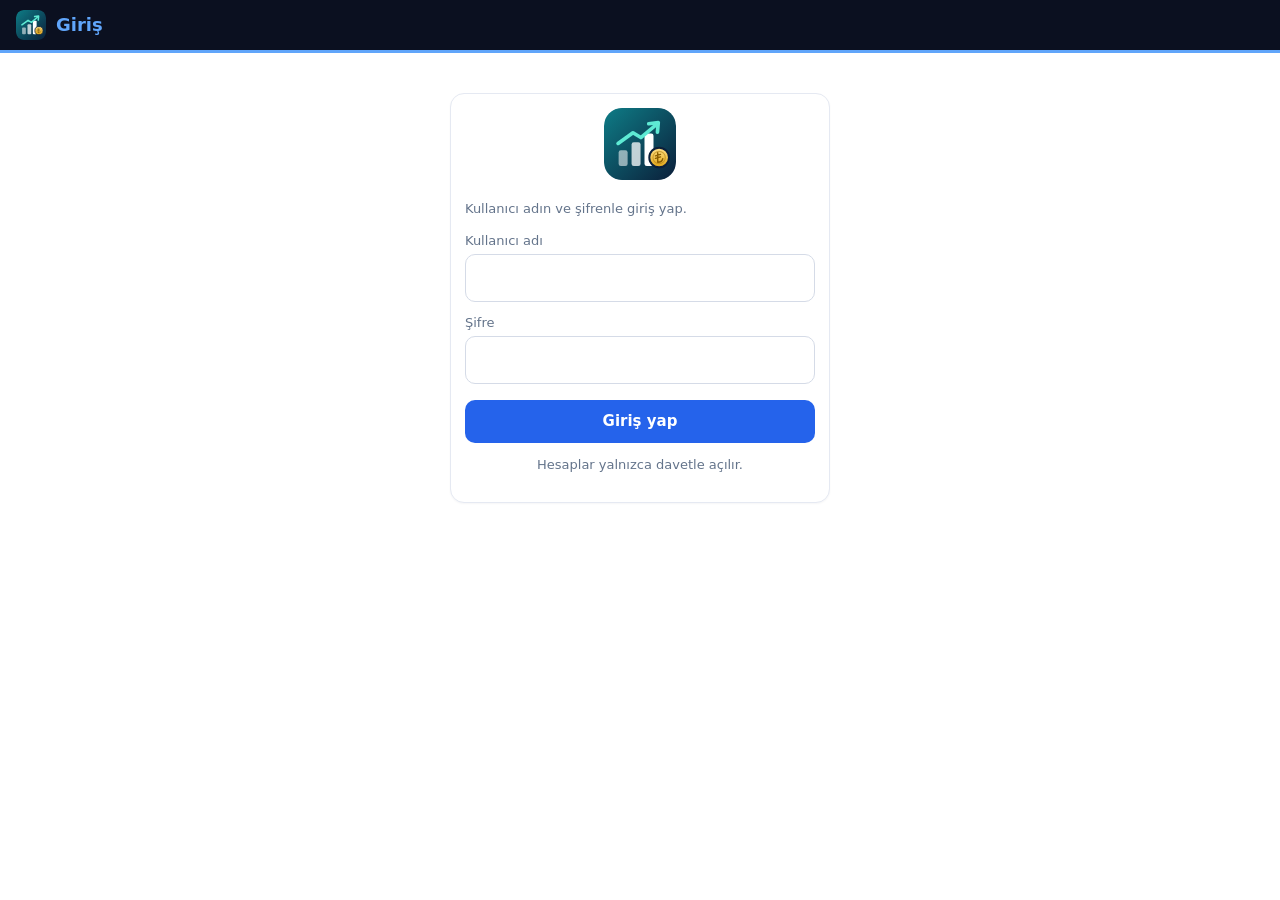
<file: index.html>
<!doctype html>
<html lang="tr">
<head>
<meta charset="utf-8">
<meta name="viewport" content="width=device-width,initial-scale=1,viewport-fit=cover">
<title>Muhasebe</title>
<meta name="theme-color" content="#0b1020">
<meta name="color-scheme" content="light">
<meta name="robots" content="noindex">
<link rel="icon" href="icon.svg" type="image/svg+xml">
<link rel="apple-touch-icon" href="icon-180.png">
<link rel="manifest" href="manifest.webmanifest">
<link rel="stylesheet" href="style.css?v=202611201846">
</head>
<body data-page="ana">
<header class="top">
  <div class="brand"><img src="icon.svg" alt=""><span id="title">Ana Sayfa</span><span id="sync" class="sync" title="Senkron durumu"></span></div>
  <div class="topbtns">
    <button class="iconbtn" id="saveBtn" title="Kaydet ve eşitle" aria-label="Kaydet ve eşitle"></button>
    <button class="iconbtn" id="bellBtn" title="Duyurular" aria-label="Duyurular"></button>
    <button class="iconbtn" id="gearBtn" data-tab="ayar" title="Ayarlar" aria-label="Ayarlar"></button>
  </div>
</header>
<main id="view"></main>
<div id="fabWrap"></div>
<nav class="tabs" id="tabs"></nav>
<div id="toast" class="toast"></div>
<dialog id="dlg"><div id="dlgBody"></div></dialog>
<script src="app.js?v=202611201846"></script>
</body>
</html>
</file>
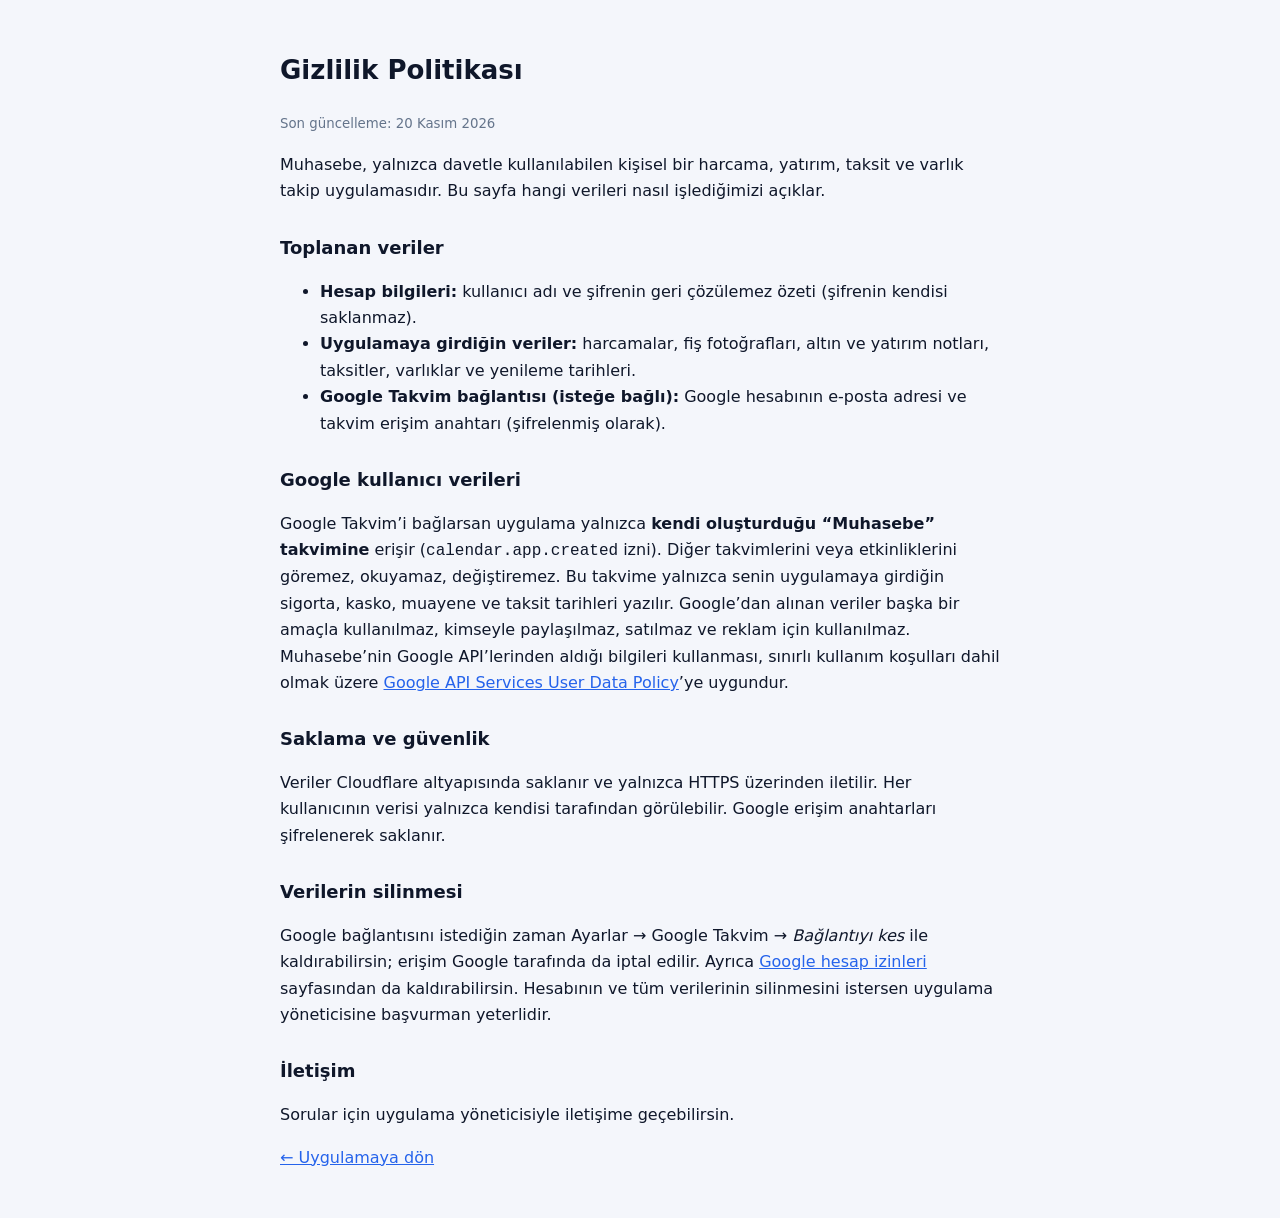
<file: gizlilik.html>
<!doctype html><html lang="tr"><head><meta charset="utf-8"><meta name="viewport" content="width=device-width,initial-scale=1"><title>Gizlilik Politikası · Muhasebe</title>
<link rel="icon" href="icon.svg" type="image/svg+xml"><style>:root{--bg:#f4f6fb;--fg:#0f172a;--muted:#64748b}@media (prefers-color-scheme:dark){:root{--bg:#0b1020;--fg:#e2e8f0;--muted:#94a3b8}}
body{margin:0;background:var(--bg);color:var(--fg);font:16px/1.65 system-ui,"Segoe UI",sans-serif}main{max-width:720px;margin:0 auto;padding:32px 16px}h1{font-size:26px}h2{font-size:18px;margin-top:28px}p,li{color:var(--fg)}small{color:var(--muted)}a{color:#2563eb}</style></head>
<body><main><h1>Gizlilik Politikası</h1><small>Son güncelleme: 20 Kasım 2026</small>
<p>Muhasebe, yalnızca davetle kullanılabilen kişisel bir harcama, yatırım, taksit ve varlık takip uygulamasıdır. Bu sayfa hangi verileri nasıl işlediğimizi açıklar.</p>
<h2>Toplanan veriler</h2><ul><li><b>Hesap bilgileri:</b> kullanıcı adı ve şifrenin geri çözülemez özeti (şifrenin kendisi saklanmaz).</li><li><b>Uygulamaya girdiğin veriler:</b> harcamalar, fiş fotoğrafları, altın ve yatırım notları, taksitler, varlıklar ve yenileme tarihleri.</li><li><b>Google Takvim bağlantısı (isteğe bağlı):</b> Google hesabının e-posta adresi ve takvim erişim anahtarı (şifrelenmiş olarak).</li></ul>
<h2>Google kullanıcı verileri</h2><p>Google Takvim’i bağlarsan uygulama yalnızca <b>kendi oluşturduğu “Muhasebe” takvimine</b> erişir (<code>calendar.app.created</code> izni). Diğer takvimlerini veya etkinliklerini göremez, okuyamaz, değiştiremez. Bu takvime yalnızca senin uygulamaya girdiğin sigorta, kasko, muayene ve taksit tarihleri yazılır. Google’dan alınan veriler başka bir amaçla kullanılmaz, kimseyle paylaşılmaz, satılmaz ve reklam için kullanılmaz. Muhasebe’nin Google API’lerinden aldığı bilgileri kullanması, sınırlı kullanım koşulları dahil olmak üzere <a href="https://developers.google.com/terms/api-services-user-data-policy">Google API Services User Data Policy</a>’ye uygundur.</p>
<h2>Saklama ve güvenlik</h2><p>Veriler Cloudflare altyapısında saklanır ve yalnızca HTTPS üzerinden iletilir. Her kullanıcının verisi yalnızca kendisi tarafından görülebilir. Google erişim anahtarları şifrelenerek saklanır.</p>
<h2>Verilerin silinmesi</h2><p>Google bağlantısını istediğin zaman Ayarlar → Google Takvim → <i>Bağlantıyı kes</i> ile kaldırabilirsin; erişim Google tarafında da iptal edilir. Ayrıca <a href="https://myaccount.google.com/permissions">Google hesap izinleri</a> sayfasından da kaldırabilirsin. Hesabının ve tüm verilerinin silinmesini istersen uygulama yöneticisine başvurman yeterlidir.</p>
<h2>İletişim</h2><p>Sorular için uygulama yöneticisiyle iletişime geçebilirsin.</p>
<p><a href="./">← Uygulamaya dön</a></p></main></body></html>
</file>
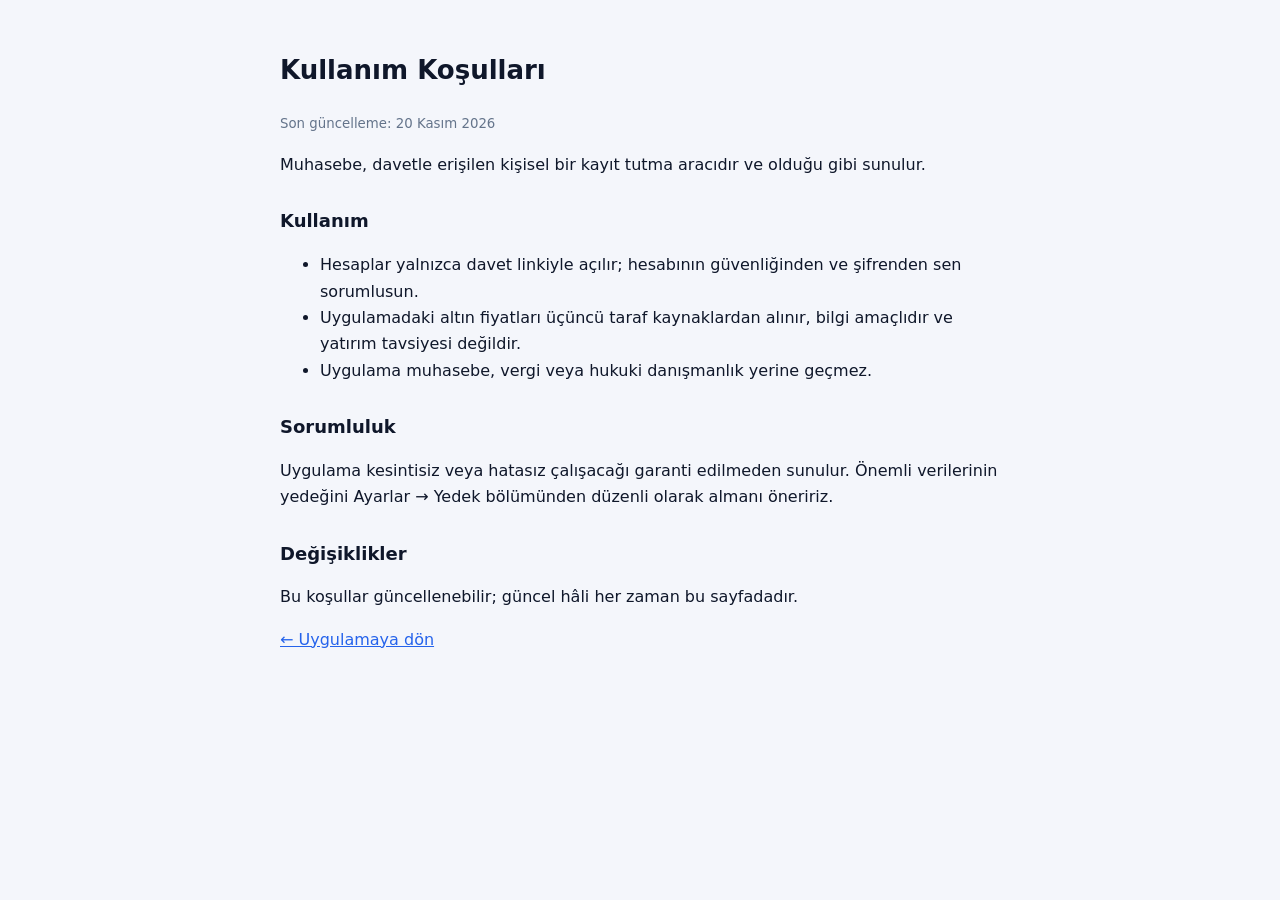
<file: kosullar.html>
<!doctype html><html lang="tr"><head><meta charset="utf-8"><meta name="viewport" content="width=device-width,initial-scale=1"><title>Kullanım Koşulları · Muhasebe</title>
<link rel="icon" href="icon.svg" type="image/svg+xml"><style>:root{--bg:#f4f6fb;--fg:#0f172a;--muted:#64748b}@media (prefers-color-scheme:dark){:root{--bg:#0b1020;--fg:#e2e8f0;--muted:#94a3b8}}
body{margin:0;background:var(--bg);color:var(--fg);font:16px/1.65 system-ui,"Segoe UI",sans-serif}main{max-width:720px;margin:0 auto;padding:32px 16px}h1{font-size:26px}h2{font-size:18px;margin-top:28px}p,li{color:var(--fg)}small{color:var(--muted)}a{color:#2563eb}</style></head>
<body><main><h1>Kullanım Koşulları</h1><small>Son güncelleme: 20 Kasım 2026</small>
<p>Muhasebe, davetle erişilen kişisel bir kayıt tutma aracıdır ve olduğu gibi sunulur.</p>
<h2>Kullanım</h2><ul><li>Hesaplar yalnızca davet linkiyle açılır; hesabının güvenliğinden ve şifrenden sen sorumlusun.</li><li>Uygulamadaki altın fiyatları üçüncü taraf kaynaklardan alınır, bilgi amaçlıdır ve yatırım tavsiyesi değildir.</li><li>Uygulama muhasebe, vergi veya hukuki danışmanlık yerine geçmez.</li></ul>
<h2>Sorumluluk</h2><p>Uygulama kesintisiz veya hatasız çalışacağı garanti edilmeden sunulur. Önemli verilerinin yedeğini Ayarlar → Yedek bölümünden düzenli olarak almanı öneririz.</p>
<h2>Değişiklikler</h2><p>Bu koşullar güncellenebilir; güncel hâli her zaman bu sayfadadır.</p>
<p><a href="./">← Uygulamaya dön</a></p></main></body></html>
</file>
<file: style.css>
/* İçerik her zaman açık (beyaz) zeminde; üst ve alt menü koyu lacivert */
:root{
  color-scheme: light;
  --bg:#ffffff;--soft:#f4f6fb;--card:#fff;--fg:#0f172a;--muted:#64748b;--line:#e5e9f2;
  --acc:#2563eb;--in:#16a34a;--out:#dc2626;--tr:#7c3aed;--chip:#eef2ff;
  --chrome:#0b1020;--chrome2:#151c30;--chrome-fg:#e2e8f0;--chrome-muted:#94a3b8;
  /* Menü renkleri — içerik (koyu ton) ve koyu menü (parlak ton) için */
  --c-ana:#2563eb;--c-harcama:#ea580c;--c-gelirgider:#0891b2;--c-yatirim:#b7860b;--c-taksit:#7c3aed;--c-varlik:#0d9488;--c-ayar:#475569;--c-yonetim:#be123c;
  --b-ana:#60a5fa;--b-harcama:#fb923c;--b-gelirgider:#22d3ee;--b-yatirim:#f2c94c;--b-taksit:#a78bfa;--b-varlik:#2dd4bf;--b-ayar:#fbbf24;--b-yonetim:#fb7185;
  --gold:#b7860b;--usd:#15803d;--eur:#8b5a2b;--gbp:#1d4ed8;--chf:#dc2626;--fx:#0f766e;
  --sec:var(--c-ana);--secb:var(--b-ana);
}
body[data-page="ana"]{--sec:var(--c-ana);--secb:var(--b-ana)}
body[data-page="harcama"]{--sec:var(--c-harcama);--secb:var(--b-harcama)}
body[data-page="gelirgider"]{--sec:var(--c-gelirgider);--secb:var(--b-gelirgider)}
body[data-page="yatirim"]{--sec:var(--c-yatirim);--secb:var(--b-yatirim)}
body[data-page="taksit"]{--sec:var(--c-taksit);--secb:var(--b-taksit)}
body[data-page="varlik"]{--sec:var(--c-varlik);--secb:var(--b-varlik)}
body[data-page="ayar"]{--sec:var(--c-ayar);--secb:var(--b-ayar)}
body[data-page="yonetim"]{--sec:var(--c-yonetim);--secb:var(--b-yonetim)}

*{box-sizing:border-box}
html,body{margin:0}
body{background:var(--bg);color:var(--fg);font:15px/1.45 system-ui,"Segoe UI",Roboto,sans-serif;
  padding-bottom:calc(84px + env(safe-area-inset-bottom))}
button,input,select,textarea{font:inherit;color:inherit}
svg.i{width:1.25em;height:1.25em;fill:none;stroke:currentColor;stroke-width:2;stroke-linecap:round;stroke-linejoin:round;flex:none;vertical-align:-.2em}

/* Üst menü (koyu) */
.top{position:sticky;top:0;z-index:5;background:var(--chrome);color:var(--chrome-fg);display:flex;align-items:center;justify-content:space-between;gap:8px;
  padding:calc(10px + env(safe-area-inset-top)) 12px 10px 16px;border-bottom:3px solid var(--secb);transition:border-color .2s}
.brand{font-weight:700;font-size:18px;display:flex;align-items:center;gap:10px;min-width:0}
.brand img{width:30px;height:30px;border-radius:8px;flex:none}
#title{color:var(--secb);transition:color .2s;white-space:nowrap;overflow:hidden;text-overflow:ellipsis}
.sync{width:9px;height:9px;border-radius:50%;background:var(--chrome-muted);display:inline-block;flex:none}
.sync.ok{background:#4ade80}.sync.busy{background:#f59e0b}.sync.err{background:#f87171}
.topbtns{display:flex;gap:6px;align-items:center;flex:none}
.iconbtn{position:relative;border:0;background:var(--chrome2);color:var(--chrome-fg);height:38px;min-width:38px;padding:0 10px;border-radius:10px;cursor:pointer;
  display:inline-flex;align-items:center;justify-content:center;gap:6px;font-size:14px;font-weight:600}
.iconbtn:hover{filter:brightness(1.25)}
#gearBtn{color:#fbbf24;background:linear-gradient(135deg,#3b2f0b,#1f2a44)}
#gearBtn svg{transition:transform .4s}#gearBtn:hover svg{transform:rotate(60deg)}
#bellBtn{color:#fde68a}
.badge{position:absolute;top:-4px;right:-4px;min-width:18px;height:18px;padding:0 5px;border-radius:9px;background:#ef4444;color:#fff;font-size:11px;font-weight:700;display:grid;place-items:center;border:2px solid var(--chrome)}
.badge[hidden]{display:none}
#saveBtn .lbl{display:none}
#saveBtn.pending{background:#f59e0b;color:#1f1300}#saveBtn.pending .lbl{display:inline}
#saveBtn.ok{color:#4ade80}
#saveBtn.busy svg{animation:spin 1s linear infinite}
@keyframes spin{to{transform:rotate(360deg)}}

/* İçerik */
main{max-width:760px;margin:0 auto;padding:16px}
h2{font-size:13px;text-transform:uppercase;letter-spacing:.06em;color:var(--sec);margin:24px 0 8px;padding-left:9px;border-left:3px solid var(--sec);line-height:1.2}
h2:first-child{margin-top:4px}
.subhead{margin:8px 0 2px;font-weight:700;font-size:13px}.subhead.gold{color:var(--gold)}.subhead.fx{color:var(--usd)}
.up{color:var(--in);font-weight:600}.down{color:var(--out);font-weight:600}
.card{background:var(--card);border:1px solid var(--line);border-radius:14px;padding:14px;box-shadow:0 1px 2px rgba(15,23,42,.04)}
.row{display:flex;justify-content:space-between;align-items:center;gap:10px;flex-wrap:wrap}
.list{background:var(--card);border:1px solid var(--line);border-radius:14px;overflow:hidden;box-shadow:0 1px 2px rgba(15,23,42,.04)}
.item{display:flex;gap:12px;align-items:center;padding:11px 14px;border-top:1px solid var(--line);cursor:pointer}
.item:hover{background:#fafbff}
.item:first-child{border-top:0}
.item .ic{width:36px;height:36px;border-radius:10px;display:grid;place-items:center;font-weight:700;flex:none;background:var(--chip);color:var(--sec)}
.item .ic svg.i{width:20px;height:20px}
.item .t{flex:1;min-width:0}.item .t b{display:block;white-space:nowrap;overflow:hidden;text-overflow:ellipsis;font-weight:600}
.item .t small{color:var(--muted)}
.amt{font-weight:700;white-space:nowrap}
.gelir{color:var(--in)}.gider{color:var(--out)}.transfer{color:var(--tr)}
.ic.gelir{background:#dcfce7;color:var(--in)}.ic.gider{background:#fee2e2;color:var(--out)}.ic.transfer{background:#ede9fe;color:var(--tr)}
.day{font-size:12px;color:var(--muted);padding:8px 14px;background:var(--soft);border-top:1px solid var(--line)}
.day:first-child{border-top:0}
.empty{color:var(--muted);text-align:center;padding:24px}
label{display:block;font-size:13px;color:var(--muted);margin:12px 0 4px}
/* 16px: iPhone 16px'ten küçük kutulara dokununca ekranı yakınlaştırıp kaydırıyor */
input,select,textarea{font-size:16px;width:100%;padding:11px 12px;border:1px solid #d5dbe7;border-radius:10px;background:#fff;color:var(--fg)}
input:focus,select:focus,textarea:focus{outline:2px solid color-mix(in srgb,var(--sec) 40%,transparent);border-color:var(--sec)}
select{appearance:none;-webkit-appearance:none;padding-right:36px;cursor:pointer;
  background:#fff url("data:image/svg+xml,%3Csvg xmlns='http://www.w3.org/2000/svg' width='12' height='8' viewBox='0 0 12 8'%3E%3Cpath d='M1 1l5 5 5-5' fill='none' stroke='%2364748b' stroke-width='2' stroke-linecap='round'/%3E%3C/svg%3E") no-repeat right 14px center}
select option{color:#0f172a;background:#fff}
input[type=file]{padding:8px}
input[type=checkbox]{width:auto}
.big{font-size:26px;font-weight:700}
.two{display:grid;grid-template-columns:1fr 1fr;gap:10px}
.btn{border:0;border-radius:10px;padding:11px 16px;background:var(--sec);color:#fff;font-weight:600;cursor:pointer;display:inline-flex;align-items:center;justify-content:center;gap:6px;text-decoration:none}
.btn:hover{filter:brightness(1.08)}
.btn.ghost{background:var(--soft);color:var(--fg);border:1px solid var(--line)}
.btn.danger{background:var(--out)}
.btn.sm{padding:5px 10px;font-size:13px}
.btn.block{width:100%;margin-top:16px}
.btn:disabled{opacity:.5;cursor:not-allowed}
.btns{display:flex;gap:8px;flex-wrap:wrap;margin-top:12px}
.seg{display:inline-flex;background:var(--soft);border:1px solid var(--line);border-radius:10px;padding:3px}
.seg button{border:0;background:none;padding:7px 12px;border-radius:8px;cursor:pointer;color:var(--muted);font-weight:600}
.seg button.on{background:#fff;color:var(--sec);box-shadow:0 1px 3px rgba(0,0,0,.12)}
.seg.wide{display:flex;width:100%}.seg.wide button{flex:1}
.bar{height:6px;background:var(--chip);border-radius:3px;margin-top:4px;overflow:hidden}
.bar i{display:block;height:100%;background:currentColor}
.kv{display:flex;justify-content:space-between;gap:8px;padding:6px 0;border-top:1px solid var(--line)}
.kv:first-child{border-top:0}
.kv.mkt{align-items:center;font-size:14px}.kv.mkt .r{text-align:right;white-space:nowrap;font-variant-numeric:tabular-nums}.kv.mkt small{font-size:12px}
.muted{color:var(--muted);font-size:13px}
.tiles{display:grid;grid-template-columns:1fr 1fr;gap:10px}
.tile{background:var(--card);border:1px solid var(--line);border-radius:14px;padding:14px;cursor:pointer;text-align:left;box-shadow:0 1px 2px rgba(15,23,42,.04)}
.tile:hover{border-color:#cfd6e4}
.tile .h{font-weight:600;display:flex;gap:8px;align-items:center;color:var(--fg)}
.tile .h svg.i{width:20px;height:20px}
.tile .v{font-size:18px;font-weight:700;margin-top:8px}
.tile .s{color:var(--muted);font-size:12px}
.tile[data-tab="harcama"] .h svg{color:var(--c-harcama)}.tile[data-tab="yatirim"] .h svg{color:var(--c-yatirim)}
.tile[data-tab="taksit"] .h svg{color:var(--c-taksit)}.tile[data-tab="varlik"] .h svg{color:var(--c-varlik)}.tile[data-tab="gelirgider"] .h svg{color:var(--c-gelirgider)}
.pill{display:inline-block;font-size:11px;padding:2px 8px;border-radius:99px;background:var(--chip);color:var(--muted);margin-left:6px;font-weight:600;vertical-align:1px}
.pill.warn{background:#fef3c7;color:#92400e}.pill.bad{background:#fee2e2;color:#991b1b}.pill.good{background:#dcfce7;color:#166534}.pill.info{background:#e0f2fe;color:#075985}
.note{white-space:pre-wrap}
.chk{width:auto;margin-right:6px}
a{color:var(--acc)}

/* Ay seçici */
.monthnav{display:inline-flex;align-items:center;gap:4px;background:var(--soft);border:1px solid var(--line);border-radius:12px;padding:3px}
.monthnav button{border:0;background:none;width:34px;height:34px;border-radius:9px;cursor:pointer;color:var(--fg);font-size:18px;display:grid;place-items:center}
.monthnav button:hover{background:#fff}
.monthnav .m{position:relative;min-width:128px;text-align:center;font-weight:700;color:var(--sec);cursor:pointer;padding:6px 4px;border-radius:9px}
.monthnav .m:hover{background:#fff}
.monthnav .m input{position:absolute;inset:0;opacity:0;cursor:pointer;width:100%;padding:0;border:0}

/* Alt menü (koyu) */
.tabs{position:fixed;bottom:0;left:0;right:0;display:flex;background:var(--chrome);border-top:1px solid #1f2942;
  padding-bottom:env(safe-area-inset-bottom);z-index:5}
.tabs button{flex:1;min-width:0;border:0;background:none;padding:9px 2px 10px;font-size:10.5px;color:var(--chrome-muted);cursor:pointer;display:flex;flex-direction:column;align-items:center;gap:3px;white-space:nowrap}
.tabs button svg.i{width:22px;height:22px}
.tabs button.on{color:var(--secb);font-weight:700}
.tabs button.on svg.i{transform:translateY(-1px)}

/* Yazılı ekle düğmesi */
.fab{position:fixed;right:16px;bottom:calc(84px + env(safe-area-inset-bottom));height:52px;padding:0 20px 0 16px;border-radius:26px;
  border:0;background:var(--sec);color:#fff;font-size:15px;font-weight:700;box-shadow:0 8px 22px rgba(15,23,42,.28);cursor:pointer;z-index:6;
  display:inline-flex;align-items:center;gap:8px}
.fab svg.i{width:22px;height:22px;stroke-width:2.6}
.fab:hover{filter:brightness(1.08)}

.toast{position:fixed;left:50%;bottom:150px;transform:translateX(-50%);background:#0f172a;color:#fff;padding:10px 16px;border-radius:10px;
  opacity:0;pointer-events:none;transition:.2s;max-width:90vw;z-index:9}
.toast.show{opacity:1}
dialog{border:0;border-radius:16px;padding:0;width:min(560px,94vw);max-height:90vh;background:#fff;color:var(--fg);box-shadow:0 20px 50px rgba(0,0,0,.3)}
dialog::backdrop{background:rgba(11,16,32,.55)}
#dlgBody{padding:18px}
#dlgBody h3{margin:0;color:var(--sec)}
#dlgBody img{max-width:100%;border-radius:8px;display:block}
.chooser{display:grid;gap:10px;margin-top:12px}
.chooser button{display:flex;align-items:center;gap:12px;padding:14px;border:1px solid var(--line);border-radius:12px;background:#fff;cursor:pointer;text-align:left;font-weight:600}
.chooser button:hover{background:var(--soft)}
.chooser button svg.i{width:24px;height:24px}
.ann{border-left:4px solid var(--acc);padding:10px 12px;background:var(--soft);border-radius:8px;margin-top:10px}
.ann.onemli{border-color:var(--out)}.ann.guncelleme{border-color:var(--in)}
.ann b{display:block}.ann small{color:var(--muted)}
.user{border:1px solid var(--line);border-radius:12px;padding:12px;margin-top:10px}

/* Giriş ekranı */
body.authmode .tabs,body.authmode .topbtns,body.authmode .sync,body.authmode .fab{display:none}
.auth{max-width:380px;margin:24px auto}
.authlogo{text-align:center;margin-bottom:6px}
.authlogo img{width:72px;height:72px;border-radius:18px}
@media (max-width:420px){.tabs button{font-size:9.5px}#title{font-size:15px}.iconbtn{min-width:36px;height:36px;padding:0 8px}#saveBtn.pending .lbl{display:none}.brand img{width:26px;height:26px}}
</file>
